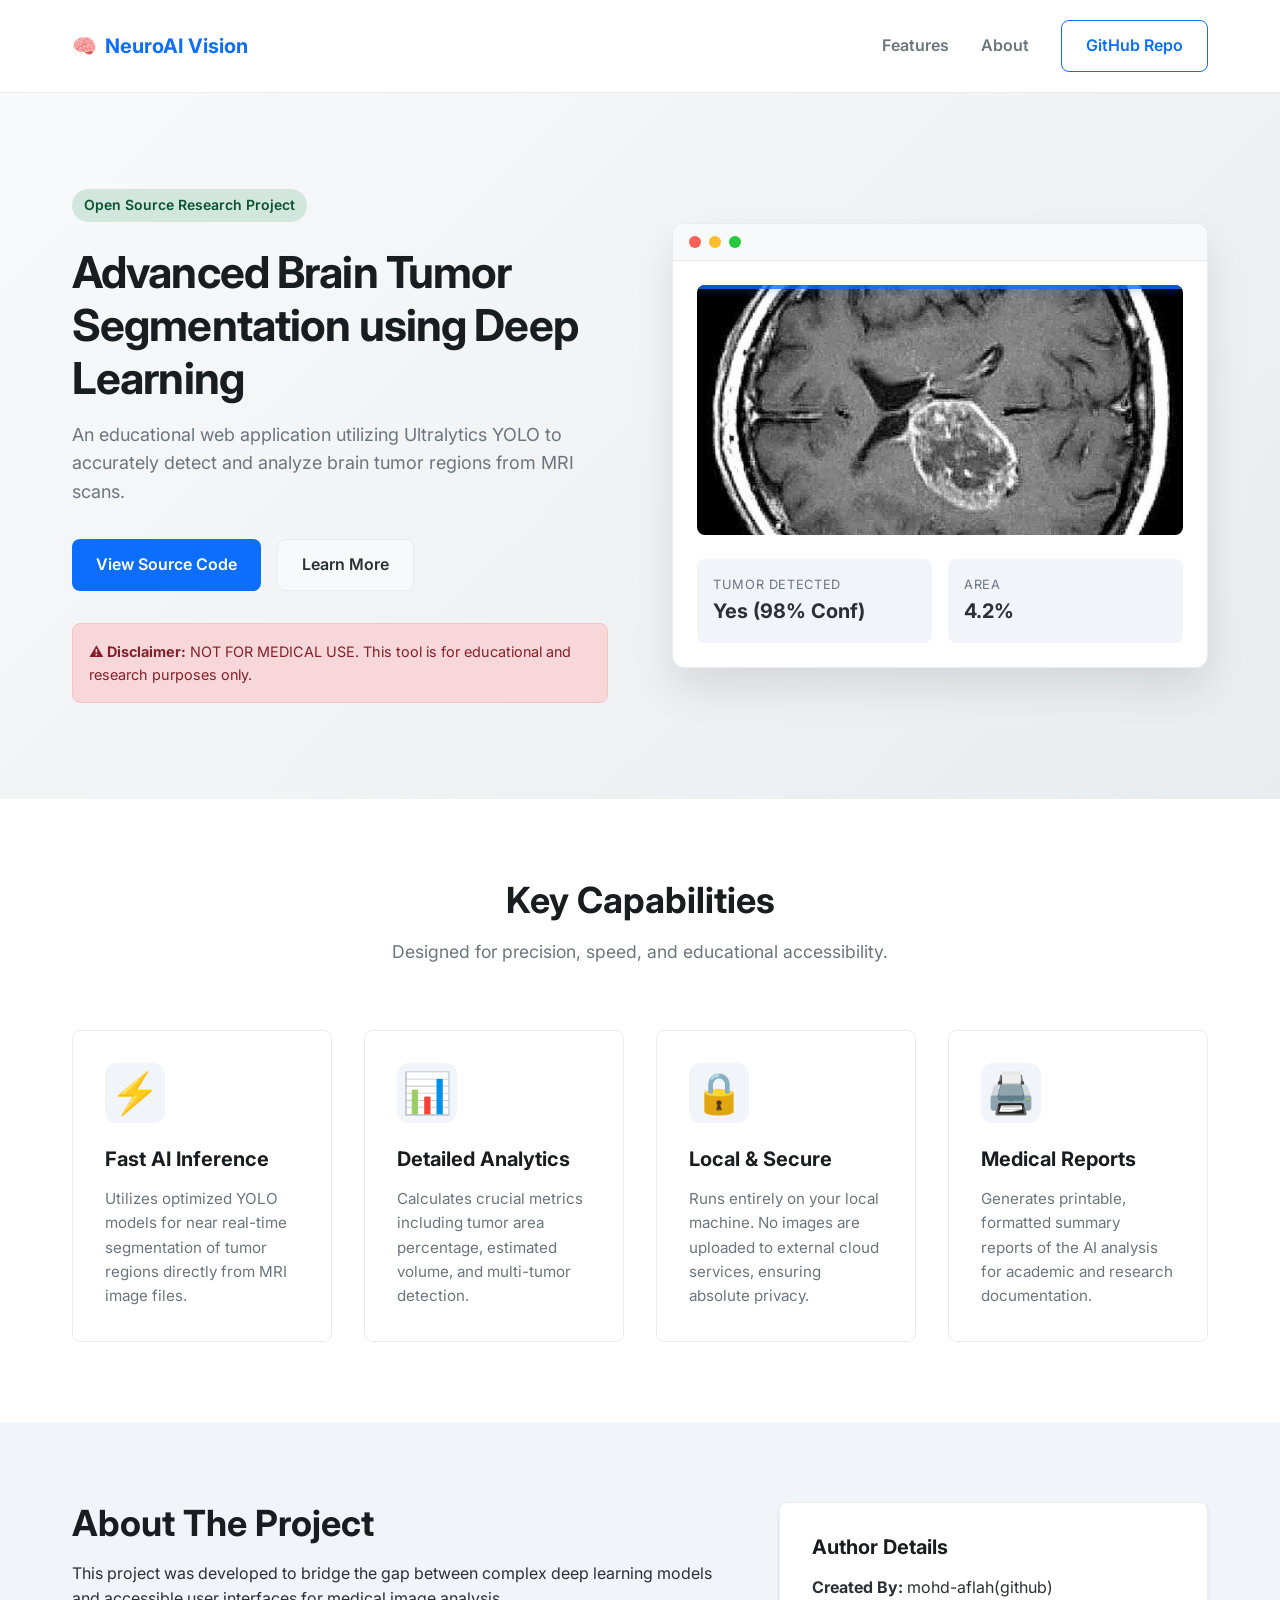
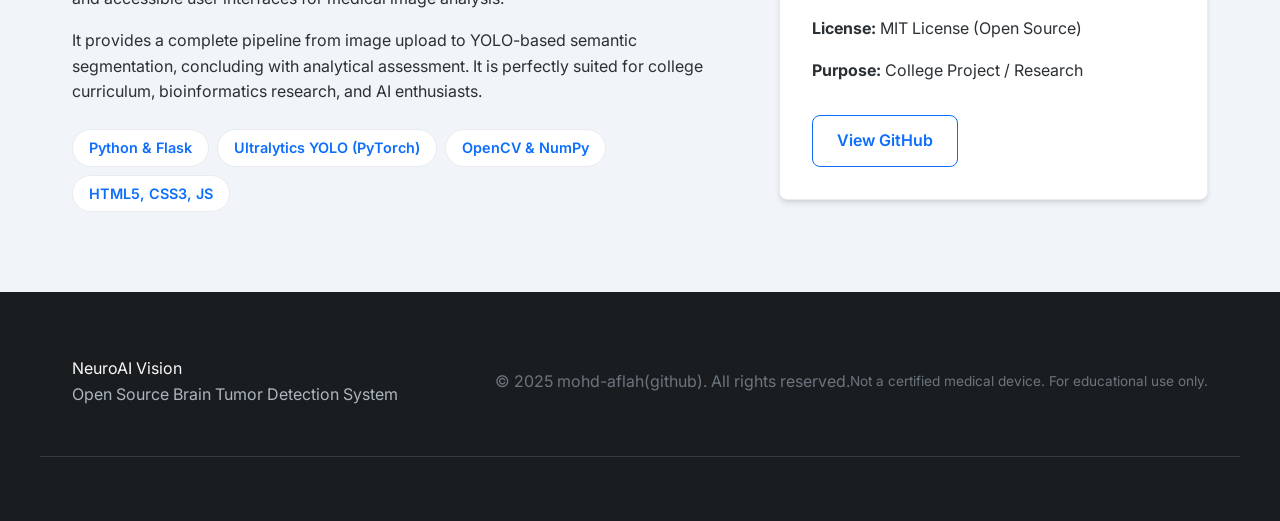
<file: docs/index.html>
<!DOCTYPE html>
<html lang="en">
<head>
    <meta charset="UTF-8">
    <meta name="viewport" content="width=device-width, initial-scale=1.0">
    <title>Brain Tumor Detection System - Medical AI Research</title>
    <link rel="stylesheet" href="css/style.css">
    <link href="https://fonts.googleapis.com/css2?family=Inter:wght@300;400;600;700&display=swap" rel="stylesheet">
</head>
<body>

    <!-- Header / Nav -->
    <header class="header">
        <div class="container nav-container">
            <div class="logo">
                <span class="logo-icon">🧠</span>
                <span class="logo-text">NeuroAI Vision</span>
            </div>
            <nav class="nav-links">
                <a href="#features">Features</a>
                <a href="#about">About</a>
                <a href="https://github.com/Mohd-Aflah/Brain-Tumor-Detection-open-source" target="_blank" class="btn btn-outline">GitHub Repo</a>
            </nav>
        </div>
    </header>

    <!-- Hero Section -->
    <section class="hero">
        <div class="container hero-container">
            <div class="hero-content">
                <div class="badge">Open Source Research Project</div>
                <h1>Advanced Brain Tumor Segmentation using Deep Learning</h1>
                <p>An educational web application utilizing Ultralytics YOLO to accurately detect and analyze brain tumor regions from MRI scans.</p>
                <div class="hero-actions">
                    <a href="https://github.com/Mohd-Aflah/Brain-Tumor-Detection-open-source" target="_blank" class="btn btn-primary">View Source Code</a>
                    <a href="#about" class="btn btn-secondary">Learn More</a>
                </div>
                <div class="disclaimer-alert">
                    <strong>⚠️ Disclaimer:</strong> NOT FOR MEDICAL USE. This tool is for educational and research purposes only.
                </div>
            </div>
            <div class="hero-image-wrapper">
                <div class="mock-ui">
                    <div class="mock-header">
                        <div class="dot red"></div>
                        <div class="dot yellow"></div>
                        <div class="dot green"></div>
                    </div>
                    <div class="mock-body">
                        <div class="mock-image placeholder-mri">
                            <div class="scan-line"></div>
                        </div>
                        <div class="mock-stats">
                            <div class="stat-box">
                                <span>Tumor Detected</span>
                                <strong>Yes (98% Conf)</strong>
                            </div>
                            <div class="stat-box">
                                <span>Area</span>
                                <strong>4.2%</strong>
                            </div>
                        </div>
                    </div>
                </div>
            </div>
        </div>
    </section>

    <!-- Features Section -->
    <section id="features" class="features">
        <div class="container">
            <div class="section-header">
                <h2>Key Capabilities</h2>
                <p>Designed for precision, speed, and educational accessibility.</p>
            </div>
            <div class="grid">
                <div class="card">
                    <div class="card-icon">⚡</div>
                    <h3>Fast AI Inference</h3>
                    <p>Utilizes optimized YOLO models for near real-time segmentation of tumor regions directly from MRI image files.</p>
                </div>
                <div class="card">
                    <div class="card-icon">📊</div>
                    <h3>Detailed Analytics</h3>
                    <p>Calculates crucial metrics including tumor area percentage, estimated volume, and multi-tumor detection.</p>
                </div>
                <div class="card">
                    <div class="card-icon">🔒</div>
                    <h3>Local & Secure</h3>
                    <p>Runs entirely on your local machine. No images are uploaded to external cloud services, ensuring absolute privacy.</p>
                </div>
                <div class="card">
                    <div class="card-icon">🖨️</div>
                    <h3>Medical Reports</h3>
                    <p>Generates printable, formatted summary reports of the AI analysis for academic and research documentation.</p>
                </div>
            </div>
        </div>
    </section>

    <!-- About Section -->
    <section id="about" class="about">
        <div class="container about-container">
            <div class="about-text">
                <h2>About The Project</h2>
                <p>This project was developed to bridge the gap between complex deep learning models and accessible user interfaces for medical image analysis.</p>
                <p>It provides a complete pipeline from image upload to YOLO-based semantic segmentation, concluding with analytical assessment. It is perfectly suited for college curriculum, bioinformatics research, and AI enthusiasts.</p>
                <ul class="tech-stack">
                    <li>Python & Flask</li>
                    <li>Ultralytics YOLO (PyTorch)</li>
                    <li>OpenCV & NumPy</li>
                    <li>HTML5, CSS3, JS</li>
                </ul>
            </div>
            <div class="about-author">
                <div class="author-card">
                    <h3>Author Details</h3>
                    <p><strong>Created By:</strong> mohd-aflah(github)</p>
                    <p><strong>License:</strong> MIT License (Open Source)</p>
                    <p><strong>Purpose:</strong> College Project / Research</p>
                    <a href="https://github.com/Mohd-Aflah/" target="_blank" class="btn btn-outline" style="margin-top: 1rem;">View GitHub</a>
                </div>
            </div>
        </div>
    </section>

    <!-- Footer -->
    <footer class="footer">
        <div class="container footer-container">
            <div class="footer-info">
                <span class="logo-text">NeuroAI Vision</span>
                <p>Open Source Brain Tumor Detection System</p>
            </div>
            <div class="footer-legal">
                <p>&copy; 2025 mohd-aflah(github). All rights reserved.</p>
                <p class="small-text">Not a certified medical device. For educational use only.</p>
            </div>
        </div>
    </footer>

    <script src="js/script.js"></script>
</body>
</html>
</file>
<file: docs/css/style.css>
/* Clean Medical Research Theme - CSS */

:root {
    --primary-color: #0d6efd;
    --primary-dark: #0a58ca;
    --secondary-color: #f8f9fa;
    --text-main: #2b3035;
    --text-muted: #6c757d;
    --bg-main: #ffffff;
    --bg-alt: #f1f4f8;
    --danger-color: #dc3545;
    --danger-bg: #f8d7da;
    --danger-text: #842029;
    --border-color: #e9ecef;
    --radius: 8px;
    --shadow: 0 4px 6px -1px rgba(0, 0, 0, 0.1), 0 2px 4px -1px rgba(0, 0, 0, 0.06);
}

* {
    margin: 0;
    padding: 0;
    box-sizing: border-box;
}

body {
    font-family: 'Inter', -apple-system, BlinkMacSystemFont, "Segoe UI", Roboto, Helvetica, Arial, sans-serif;
    color: var(--text-main);
    background-color: var(--bg-main);
    line-height: 1.6;
}

.container {
    max-width: 1200px;
    margin: 0 auto;
    padding: 0 2rem;
}

/* Typography */
h1, h2, h3 {
    font-weight: 700;
    line-height: 1.2;
    margin-bottom: 1rem;
    color: #1a1d20;
}

h1 { font-size: 2.75rem; letter-spacing: -0.02em; }
h2 { font-size: 2.25rem; }
h3 { font-size: 1.25rem; }
p { margin-bottom: 1rem; }

/* Buttons */
.btn {
    display: inline-flex;
    align-items: center;
    justify-content: center;
    padding: 0.75rem 1.5rem;
    font-weight: 600;
    font-size: 1rem;
    border-radius: var(--radius);
    text-decoration: none;
    transition: all 0.2s ease;
    cursor: pointer;
    border: none;
}

.btn-primary {
    background-color: var(--primary-color);
    color: white;
}

.btn-primary:hover {
    background-color: var(--primary-dark);
    transform: translateY(-1px);
}

.btn-secondary {
    background-color: var(--secondary-color);
    color: var(--text-main);
    border: 1px solid var(--border-color);
}

.btn-secondary:hover {
    background-color: #e2e6ea;
}

.btn-outline {
    background-color: transparent;
    color: var(--primary-color);
    border: 1px solid var(--primary-color);
}

.btn-outline:hover {
    background-color: var(--primary-color);
    color: white;
}

/* Header */
.header {
    border-bottom: 1px solid var(--border-color);
    padding: 1.25rem 0;
    background-color: var(--bg-main);
    position: sticky;
    top: 0;
    z-index: 100;
}

.nav-container {
    display: flex;
    justify-content: space-between;
    align-items: center;
}

.logo {
    display: flex;
    align-items: center;
    gap: 0.5rem;
    font-size: 1.25rem;
    font-weight: 700;
    color: var(--primary-color);
}

.nav-links {
    display: flex;
    align-items: center;
    gap: 2rem;
}

.nav-links a:not(.btn) {
    color: var(--text-muted);
    text-decoration: none;
    font-weight: 600;
    transition: color 0.2s;
}

.nav-links a:not(.btn):hover {
    color: var(--primary-color);
}

/* Hero Section */
.hero {
    padding: 6rem 0;
    background: linear-gradient(135deg, #f8f9fa 0%, #e9ecef 100%);
    overflow: hidden;
}

.hero-container {
    display: grid;
    grid-template-columns: 1fr 1fr;
    gap: 4rem;
    align-items: center;
}

.badge {
    display: inline-block;
    padding: 0.35rem 0.75rem;
    background-color: #d1e7dd;
    color: #0f5132;
    font-size: 0.875rem;
    font-weight: 600;
    border-radius: 50rem;
    margin-bottom: 1.5rem;
}

.hero-content p {
    font-size: 1.125rem;
    color: var(--text-muted);
    margin-bottom: 2rem;
}

.hero-actions {
    display: flex;
    gap: 1rem;
    margin-bottom: 2rem;
}

.disclaimer-alert {
    background-color: var(--danger-bg);
    color: var(--danger-text);
    padding: 1rem;
    border-radius: var(--radius);
    border: 1px solid #f5c2c7;
    font-size: 0.9rem;
}

/* Mock UI CSS Illustration */
.mock-ui {
    background-color: white;
    border-radius: 12px;
    box-shadow: 0 20px 40px rgba(0,0,0,0.1);
    overflow: hidden;
    border: 1px solid var(--border-color);
}

.mock-header {
    background-color: #f8f9fa;
    padding: 0.75rem 1rem;
    border-bottom: 1px solid var(--border-color);
    display: flex;
    gap: 0.5rem;
}

.dot { width: 12px; height: 12px; border-radius: 50%; }
.red { background-color: #ff5f56; }
.yellow { background-color: #ffbd2e; }
.green { background-color: #27c93f; }

.mock-body {
    padding: 1.5rem;
}

.mock-image {
    width: 100%;
    height: 250px;
    background: url('../images/mri-scan.jpg') center/cover no-repeat;
    border-radius: 8px;
    margin-bottom: 1.5rem;
    position: relative;
    overflow: hidden;
    display: flex;
    align-items: center;
    justify-content: center;
}

.mock-image::before {
    display: none;
}

.scan-line {
    position: absolute;
    top: 0;
    left: 0;
    width: 100%;
    height: 4px;
    background: rgba(13, 110, 253, 0.8);
    box-shadow: 0 0 10px rgba(13, 110, 253, 0.5);
    animation: scan 3s infinite linear;
}

@keyframes scan {
    0% { top: 0; opacity: 0; }
    10% { opacity: 1; }
    90% { opacity: 1; }
    100% { top: 100%; opacity: 0; }
}

.mock-stats {
    display: flex;
    gap: 1rem;
}

.stat-box {
    flex: 1;
    background-color: var(--bg-alt);
    padding: 1rem;
    border-radius: var(--radius);
    display: flex;
    flex-direction: column;
}

.stat-box span {
    font-size: 0.8rem;
    color: var(--text-muted);
    text-transform: uppercase;
    letter-spacing: 0.05em;
}

.stat-box strong {
    font-size: 1.25rem;
    color: var(--text-main);
}

/* Features */
.features {
    padding: 5rem 0;
}

.section-header {
    text-align: center;
    margin-bottom: 4rem;
}

.section-header p {
    color: var(--text-muted);
    font-size: 1.1rem;
}

.grid {
    display: grid;
    grid-template-columns: repeat(auto-fit, minmax(250px, 1fr));
    gap: 2rem;
}

.card {
    background-color: white;
    border: 1px solid var(--border-color);
    padding: 2rem;
    border-radius: var(--radius);
    transition: transform 0.2s, box-shadow 0.2s;
}

.card:hover {
    transform: translateY(-5px);
    box-shadow: var(--shadow);
}

.card-icon {
    font-size: 2.5rem;
    margin-bottom: 1.5rem;
    background: var(--bg-alt);
    width: 60px;
    height: 60px;
    display: flex;
    align-items: center;
    justify-content: center;
    border-radius: 12px;
}

.card p {
    color: var(--text-muted);
    margin: 0;
    font-size: 0.95rem;
}

/* About */
.about {
    padding: 5rem 0;
    background-color: var(--bg-alt);
}

.about-container {
    display: grid;
    grid-template-columns: 3fr 2fr;
    gap: 4rem;
}

.tech-stack {
    display: flex;
    flex-wrap: wrap;
    gap: 0.5rem;
    list-style: none;
    margin-top: 1.5rem;
}

.tech-stack li {
    background-color: white;
    padding: 0.4rem 1rem;
    border-radius: 50rem;
    font-size: 0.9rem;
    font-weight: 600;
    color: var(--primary-color);
    border: 1px solid var(--border-color);
}

.author-card {
    background-color: white;
    padding: 2rem;
    border-radius: var(--radius);
    border: 1px solid var(--border-color);
    box-shadow: var(--shadow);
}

/* Footer */
.footer {
    background-color: #1a1d20;
    color: #f8f9fa;
    padding: 4rem 0 2rem;
}

.footer-container {
    display: flex;
    justify-content: space-between;
    border-bottom: 1px solid #343a40;
    padding-bottom: 2rem;
    margin-bottom: 2rem;
}

.footer-info p {
    color: #adb5bd;
}

.footer-legal {
    display: flex;
    justify-content: space-between;
    align-items: center;
    color: #6c757d;
}

.small-text {
    font-size: 0.85rem;
}

/* Responsive */
@media (max-width: 900px) {
    .hero-container, .about-container {
        grid-template-columns: 1fr;
        gap: 3rem;
    }
    
    h1 { font-size: 2.25rem; }
    
    .nav-links {
        display: none; /* simple mobile nav hide for now */
    }
}
</file>
